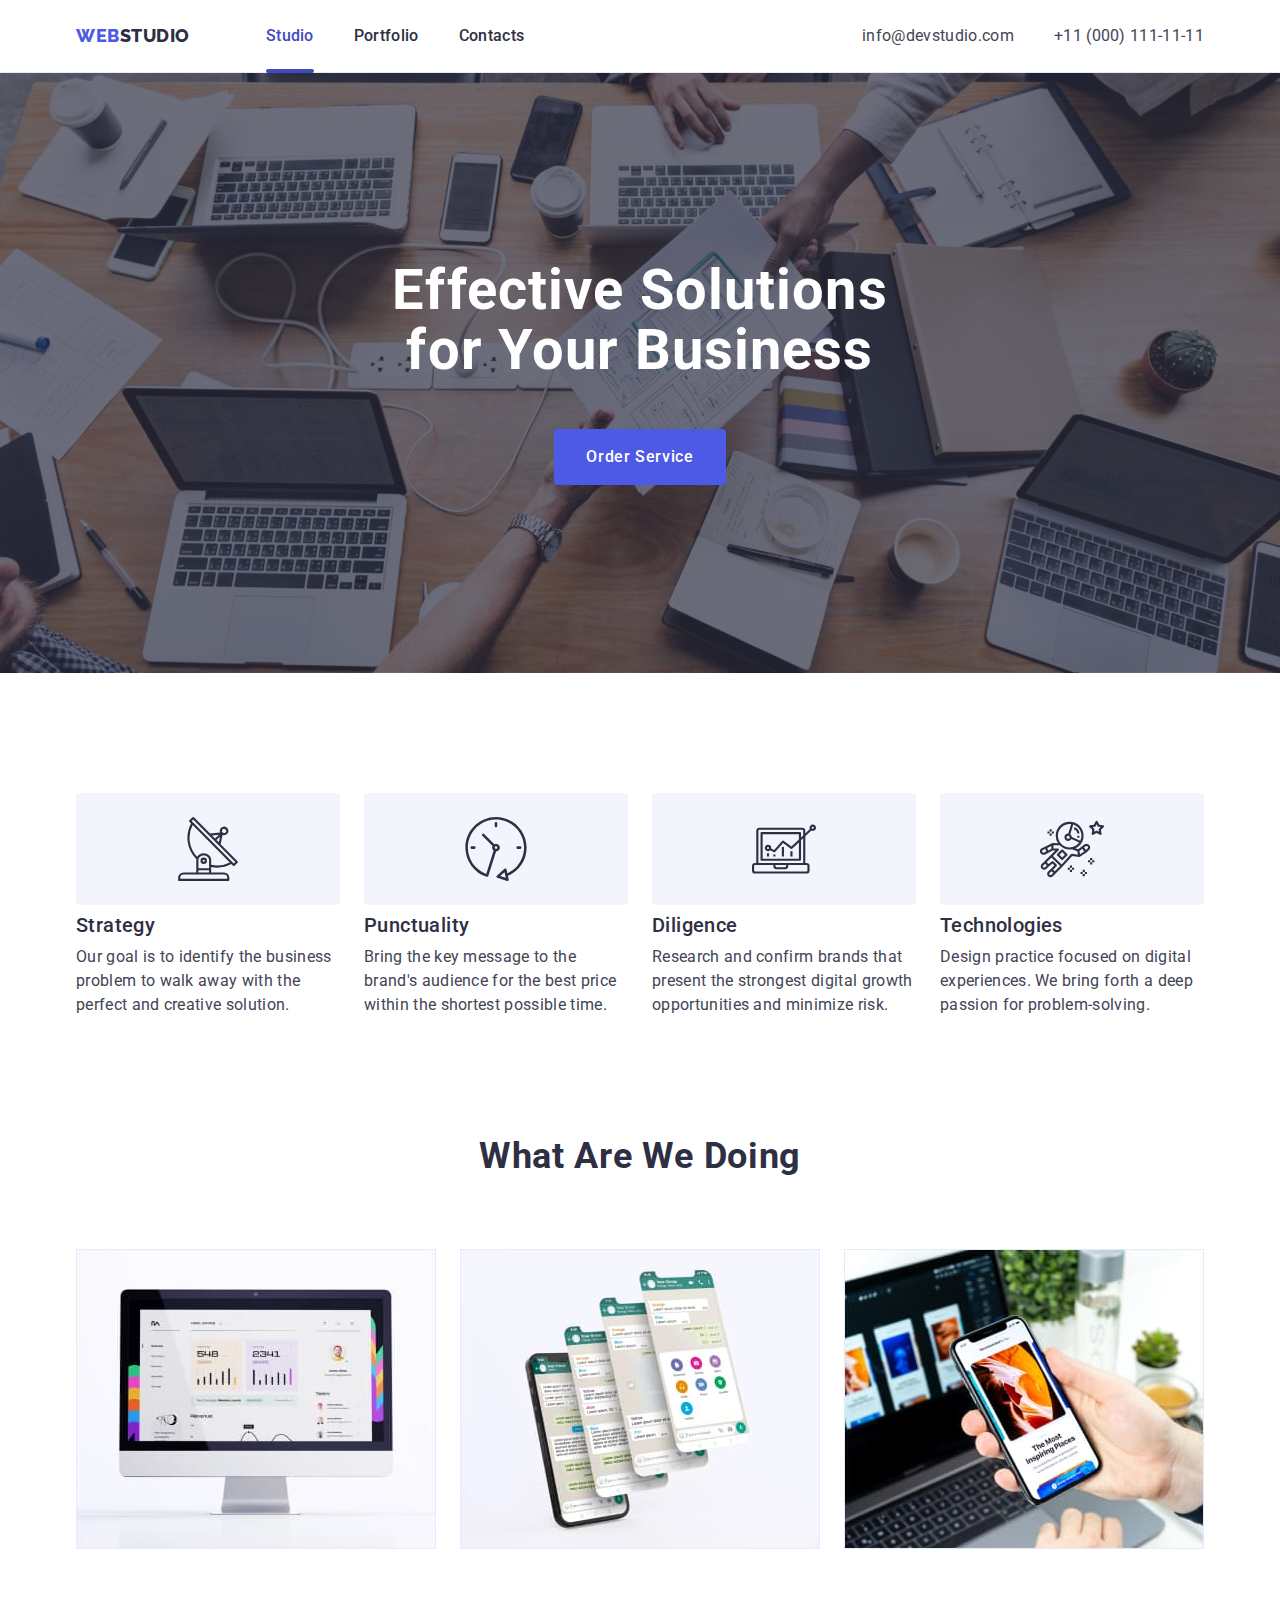
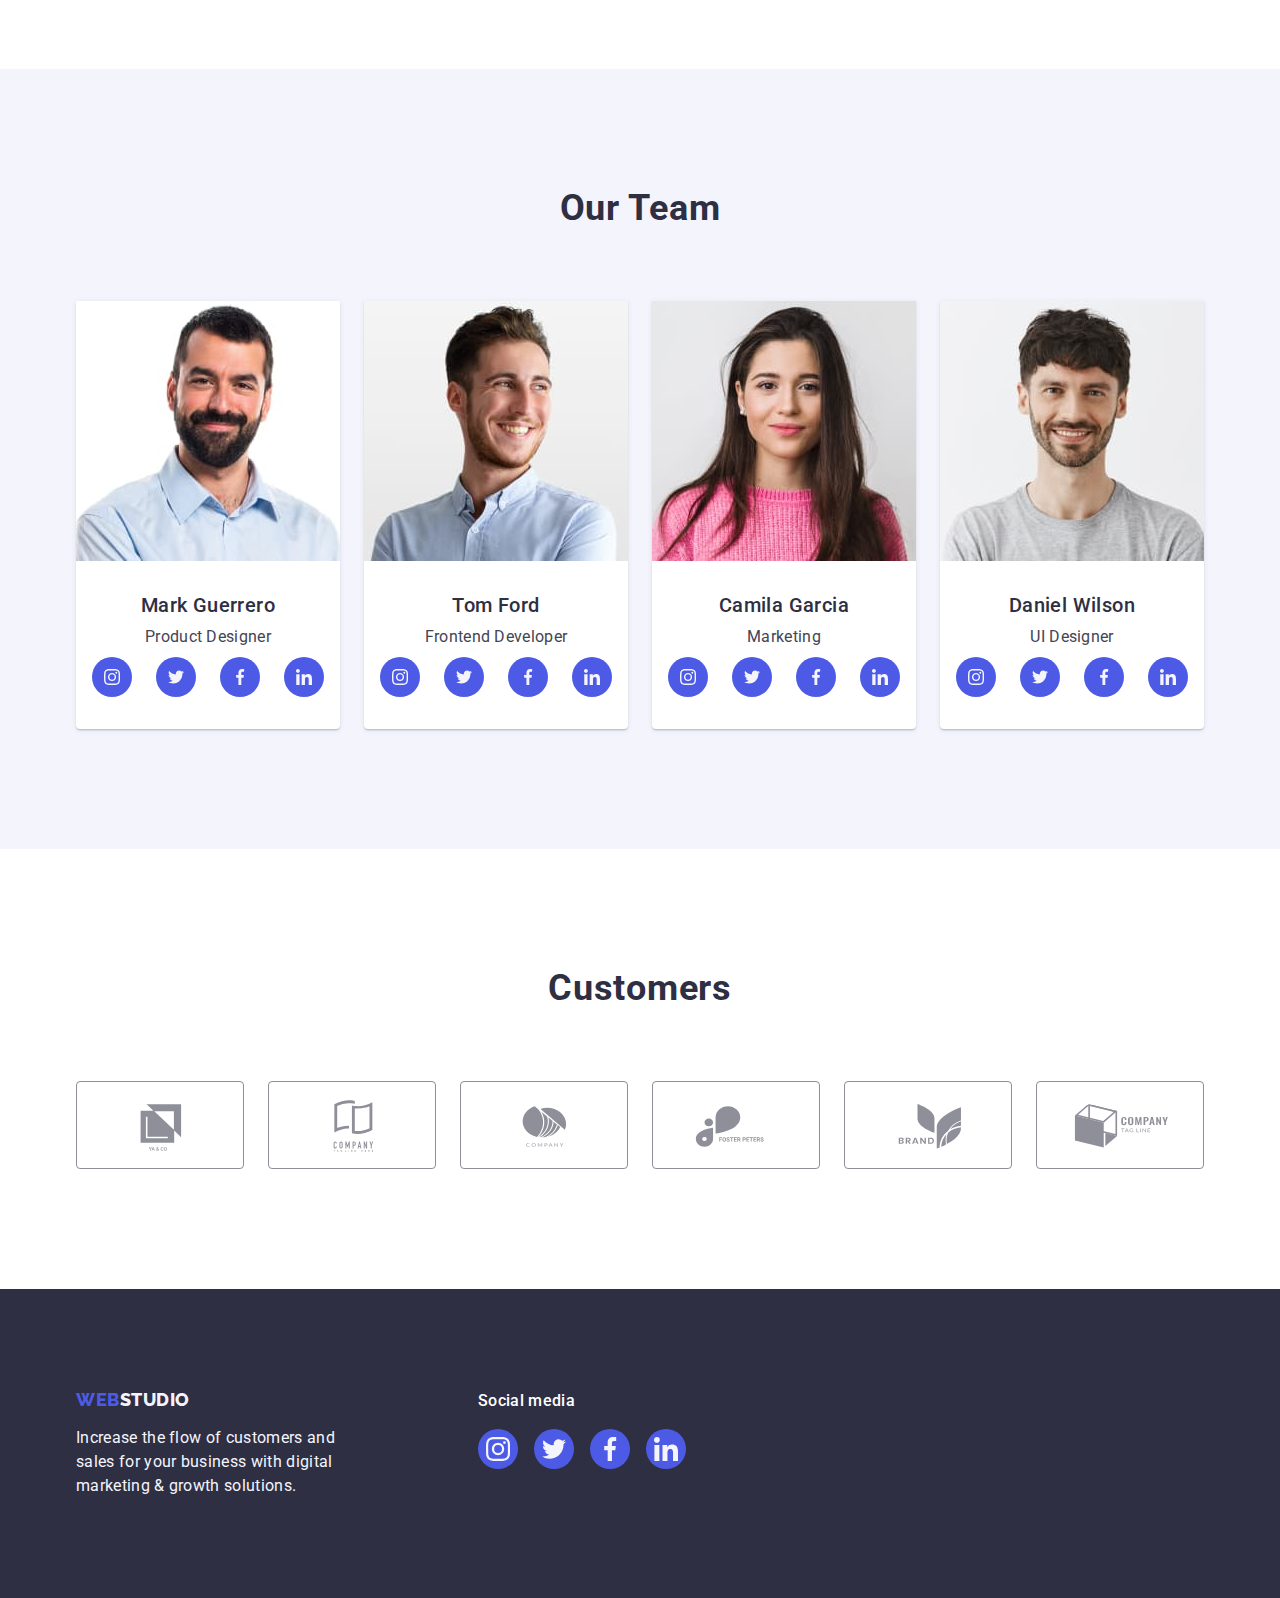
<file: index.html>
<!DOCTYPE html>
<html lang="en">
  <head>
    <meta charset="UTF-8" />
    <meta name="viewport" content="width=device-width, initial-scale=1.0" />
    <link rel="preconnect" href="https://fonts.googleapis.com" />
    <link rel="preconnect" href="https://fonts.gstatic.com" crossorigin />
    <link
      href="https://fonts.googleapis.com/css2?family=Raleway:wght@800&family=Roboto:wght@400;500;700;900&display=swap"
      rel="stylesheet"
    />
    <link rel="stylesheet" href="./css/modern-normalize.min.css" />
    <link rel="stylesheet" href="./css/styles.css" />
    <title>WebStudio</title>
  </head>

  <body>
    <header class="header">
      <div class="container header-container">
        <nav class="nav-container">
          <a href="./index.html" class="logo link">
            Web<span class="logo-text">Studio</span>
          </a>

          <ul class="nav-list list">
            <li class="nav-item">
              <a href="./index.html" class="nav-item-active link">
                Studio
              </a>
            </li>

            <li class="nav-item">
              <a href="./portfolio.html" class="link">
                Portfolio
              </a>
            </li>
            
            <li class="nav-item">
              <a href="" class="link">
                Contacts
              </a>
            </li>
          </ul>
        </nav>

        <address class="address-container">
          <ul class="address-list list">
            <li class="address-item">
              <a href="mailto:info@devstudio.com" class="address-item-link">
                info@devstudio.com
              </a>
            </li>

            <li class="address-item">
              <a href="tel:+110001111111" class="address-item-link">
                +11 (000) 111-11-11
              </a>
            </li>
          </ul>
        </address>
      </div>
    </header>

    <main>
      <!-- Hero section -->
      <section class="section-title">
        <div class="container">
          <h1 class="title">Effective Solutions for Your Business</h1>

          <button type="button" class="order-button" data-modal-open>Order Service</button>
        </div>
      </section>

      <section class="section-features">
        <div class="container">
          <h2 class="visually-hidden features-title title-section">Feature</h2>

          <ul class="features-list list">
            <li class="features-item feature">
              <div class="icon-wrapper">
                <svg class="feature-icon" width="64" height="64">
                  <use href="./images/icons.svg#icon-antenna"></use>
                </svg>
              </div>

              <h3 class="feature-title">Strategy</h3>
              <p class="feature-text">
                Our goal is to identify the business problem to walk away with
                the perfect and creative solution.
              </p>
            </li>
            <li class="features-item feature">
              <div class="icon-wrapper">
                <svg class="feature-icon" width="64" height="64">
                  <use href="./images/icons.svg#icon-clock"></use>
                </svg>
              </div>

              <h3 class="feature-title">Punctuality</h3>
              <p class="feature-text">
                Bring the key message to the brand's audience for the best price
                within the shortest possible time.
              </p>
            </li>
            <li class="features-item feature">
              <div class="icon-wrapper">
                <svg class="feature-icon" width="64" height="64">
                  <use href="./images/icons.svg#icon-diagram"></use>
                </svg>
              </div>

              <h3 class="feature-title">Diligence</h3>
              <p class="feature-text">
                Research and confirm brands that present the strongest digital
                growth opportunities and minimize risk.
              </p>
            </li>
            <li class="features-item feature">
              <div class="icon-wrapper">
                <svg class="feature-icon" width="64" height="64">
                  <use href="./images/icons.svg#icon-astronaut"></use>
                </svg>
              </div>

              <h3 class="feature-title">Technologies</h3>
              <p class="feature-text">
                Design practice focused on digital experiences. We bring forth a
                deep passion for problem-solving.
              </p>
            </li>
          </ul>
        </div>
      </section>

      <section class="section-services">
        <div class="container">
          <h2 class="services-title title-section">What are we doing</h2>

          <ul class="services-list list">
            <li class="services-img">
              <img
                class="image"
                src="./images/ourWorks/laptop.jpg"
                alt="Monitor with an account"
                width="360"
                height="300"
              />
            </li>
            <li class="services-img">
              <img
                class="image"
                src="./images/ourWorks/phone.jpg"
                alt="Mobile phone with multiple screens"
                width="360"
                height="300"
              />
            </li>
            <li class="services-img">
              <img
                class="image"
                src="./images/ourWorks/laptop-phone.jpg"
                alt="Mobile phone on the background of the laptop"
                width="360"
                height="300"
              />
            </li>
          </ul>
        </div>
      </section>

      <section class="section-team">
        <div class="container">
          <h2 class="team-title title-section">Our Team</h2>

          <ul class="team-list list">
            <li class="team-item member">
              <img
                class="image"
                src="./images/ourTeams/markguerrero.jpg"
                alt="Photo of a person"
                width="264"
                height="260"
              />
              <div class="member-info">
                <h3 class="member-name">Mark Guerrero</h3>
                <p class="member-position">Product Designer</p>
                
                <ul class="social-icons-list list">
                  <li class="social-icons-item">
                    <a class="social-icon-link icon-wrapper icon-link link" href="#">
                      <svg class="social-icon" width="16" height="16">
                        <use href="./images/icons.svg#icon-instagram"></use>
                      </svg>
                    </a>
                  </li>
                  <li class="social-icons-item">
                    <a class="social-icon-link icon-wrapper icon-link link" href="#">
                      <svg class="social-icon" width="16" height="16">
                        <use href="./images/icons.svg#icon-twitter"></use>
                      </svg>
                    </a>
                  </li>
                  <li class="social-icons-item">
                    <a class="social-icon-link icon-wrapper icon-link link" href="#">
                      <svg class="social-icon" width="16" height="16">
                        <use href="./images/icons.svg#icon-facebook"></use>
                      </svg>
                    </a>
                  </li>
                  <li class="social-icons-item">
                    <a class="social-icon-link icon-wrapper icon-link link" href="#">
                      <svg class="social-icon" width="16" height="16">
                        <use href="./images/icons.svg#icon-linkedin"></use>
                      </svg>
                    </a>
                  </li>
                </ul>
              </div>
            </li>
            
            <li class="team-item member">
              <img
                class="image"
                src="./images/ourTeams/tomford.jpg"
                alt="Photo of a person"
                width="264"
                height="260"
              />
              <div class="member-info">
                <h3 class="member-name">Tom Ford</h3>
                <p class="member-position">Frontend Developer</p>
                
                <ul class="social-icons-list list">
                  <li class="social-icons-item">
                    <a class="social-icon-link icon-wrapper icon-link link" href="#">
                      <svg class="social-icon" width="16" height="16">
                        <use href="./images/icons.svg#icon-instagram"></use>
                      </svg>
                    </a>
                  </li>
                  <li class="social-icons-item">
                    <a class="social-icon-link icon-wrapper icon-link link" href="#">
                      <svg class="social-icon" width="16" height="16">
                        <use href="./images/icons.svg#icon-twitter"></use>
                      </svg>
                    </a>
                  </li>
                  <li class="social-icons-item">
                    <a class="social-icon-link icon-wrapper icon-link link" href="#">
                      <svg class="social-icon" width="16" height="16">
                        <use href="./images/icons.svg#icon-facebook"></use>
                      </svg>
                    </a>
                  </li>
                  <li class="social-icons-item">
                    <a class="social-icon-link icon-wrapper icon-link link" href="#">
                      <svg class="social-icon" width="16" height="16">
                        <use href="./images/icons.svg#icon-linkedin"></use>
                      </svg>
                    </a>
                  </li>
                </ul>
              </div>
            </li>
            
            <li class="team-item member">
              <img
                class="image"
                src="./images/ourTeams/camilagarcia.jpg"
                alt="Photo of a person"
                width="264"
                height="260"
              />
              <div class="member-info">
                <h3 class="member-name">Camila Garcia</h3>
                <p class="member-position">Marketing</p>
                
                <ul class="social-icons-list list">
                  <li class="social-icons-item">
                    <a class="social-icon-link icon-wrapper icon-link link" href="#">
                      <svg class="social-icon" width="16" height="16">
                        <use href="./images/icons.svg#icon-instagram"></use>
                      </svg>
                    </a>
                  </li>
                  <li class="social-icons-item">
                    <a class="social-icon-link icon-wrapper icon-link link" href="#">
                      <svg class="social-icon" width="16" height="16">
                        <use href="./images/icons.svg#icon-twitter"></use>
                      </svg>
                    </a>
                  </li>
                  <li class="social-icons-item">
                    <a class="social-icon-link icon-wrapper icon-link link" href="#">
                      <svg class="social-icon" width="16" height="16">
                        <use href="./images/icons.svg#icon-facebook"></use>
                      </svg>
                    </a>
                  </li>
                  <li class="social-icons-item">
                    <a class="social-icon-link icon-wrapper icon-link link" href="#">
                      <svg class="social-icon" width="16" height="16">
                        <use href="./images/icons.svg#icon-linkedin"></use>
                      </svg>
                    </a>
                  </li>
                </ul>
              </div>
            </li>

            <li class="team-item member">
              <img
                class="image"
                src="./images/ourTeams/danielwilson.jpg"
                alt="Photo of a person"
                width="264"
                height="260"
              />
              <div class="member-info">
                <h3 class="member-name">Daniel Wilson</h3>
                <p class="member-position">UI Designer</p>
                
                <ul class="social-icons-list list">
                  <li class="social-icons-item">
                    <a class="social-icon-link icon-wrapper icon-link link" href="#">
                      <svg class="social-icon" width="16" height="16">
                        <use href="./images/icons.svg#icon-instagram"></use>
                      </svg>
                    </a>
                  </li>
                  <li class="social-icons-item">
                    <a class="social-icon-link icon-wrapper icon-link link" href="#">
                      <svg class="social-icon" width="16" height="16">
                        <use href="./images/icons.svg#icon-twitter"></use>
                      </svg>
                    </a>
                  </li>
                  <li class="social-icons-item">
                    <a class="social-icon-link icon-wrapper icon-link link" href="#">
                      <svg class="social-icon" width="16" height="16">
                        <use href="./images/icons.svg#icon-facebook"></use>
                      </svg>
                    </a>
                  </li>
                  <li class="social-icons-item">
                    <a class="social-icon-link icon-wrapper icon-link link" href="#">
                      <svg class="social-icon" width="16" height="16">
                        <use href="./images/icons.svg#icon-linkedin"></use>
                      </svg>
                    </a>
                  </li>
                </ul>
              </div>
            </li>
          </ul>
        </div>
      </section>

      <section class="section-customers">
        <div class="container">
          <h2 class="customers-title title-section">Customers</h2>

          <ul class="customers-icons-list list">
            <li class="customers-icons-item customer">
              <a class="customer-icon-link icon-wrapper" href="">
                <svg class="customer-icon" width="104" height="56">
                  <use href="./images/icons.svg#icon-client-1"></use>
                </svg>
              </a>
            </li>
            <li class="customers-icons-item customer">
              <a class="customer-icon-link icon-wrapper" href="">
                <svg class="customer-icon" width="104" height="56">
                  <use href="./images/icons.svg#icon-client-2"></use>
                </svg>
              </a>
            </li>
            <li class="customers-icons-item customer">
              <a class="customer-icon-link icon-wrapper" href="">
                <svg class="customer-icon" width="104" height="56">
                  <use href="./images/icons.svg#icon-client-3"></use>
                </svg>
              </a>
            </li>
            <li class="customers-icons-item customer">
              <a class="customer-icon-link icon-wrapper" href="">
                <svg class="customer-icon" width="104" height="56">
                  <use href="./images/icons.svg#icon-client-4"></use>
                </svg>
              </a>
            </li>
            <li class="customers-icons-item customer">
              <a class="customer-icon-link icon-wrapper" href="">
                <svg class="customer-icon" width="104" height="56">
                  <use href="./images/icons.svg#icon-client-5"></use>
                </svg>
              </a>
            </li>
            <li class="customers-icons-item customer">
              <a class="customer-icon-link icon-wrapper" href="">
                <svg class="customer-icon" width="104" height="56">
                  <use href="./images/icons.svg#icon-client-6"></use>
                </svg>
              </a>
            </li>
          </ul>
        </div>
      </section>
    </main>

    <footer class="footer">
      <div class="footer-wrapper container">
        <div class="footer-info">
          <a href="./index.html" class="logo link">
            Web<span class="logo-text">Studio</span>
          </a>

          <p class="footer-text">
            Increase the flow of customers and sales for your business with
            digital marketing & growth solutions.
          </p>
        </div>

        <div class="footer-social-links">
          <p class="footer-social-links-title">
            Social media
          </p>

          <ul class="footer-social-links-list list">
            <li class="footer-icons-item">
              <a href="" class="footer-icon-link icon-wrapper icon-link link">
                <svg class="social-icon" width="24" height="24">
                  <use href="./images/icons.svg#icon-instagram"></use>
                </svg>
              </a>
            </li>

            <li class="footer-icons-item">
              <a href="" class="footer-icon-link icon-wrapper icon-link link">
                <svg class="social-icon" width="24" height="24">
                  <use href="./images/icons.svg#icon-twitter"></use>
                </svg>
              </a>
            </li>
            
            <li class="footer-icons-item">
              <a href="" class="footer-icon-link icon-wrapper icon-link link">
                <svg class="social-icon" width="24" height="24">
                  <use href="./images/icons.svg#icon-facebook"></use>
                </svg>
              </a>
            </li>
            
            <li class="footer-icons-item">
              <a href="" class="footer-icon-link icon-wrapper icon-link link">
                <svg class="social-icon" width="24" height="24">
                  <use href="./images/icons.svg#icon-linkedin"></use>
                </svg>
              </a>
            </li>
          </ul>
        </div>
      </div>
    </footer>

    <!-- Modal window -->

    <div class="backdrop is-hidden" data-modal>
      <div class="modal">
        <button class="modal-btn" type="button" aria-label="Close modal window button" data-modal-close>
          <svg class="modal-icon" width="8" height="8">
            <use href="./images/icons.svg#icon-close"></use>
          </svg>
        </button>
      </div>
    </div>
    <script src="./js/modal.js"></script>
  </body>
</html>
</file>
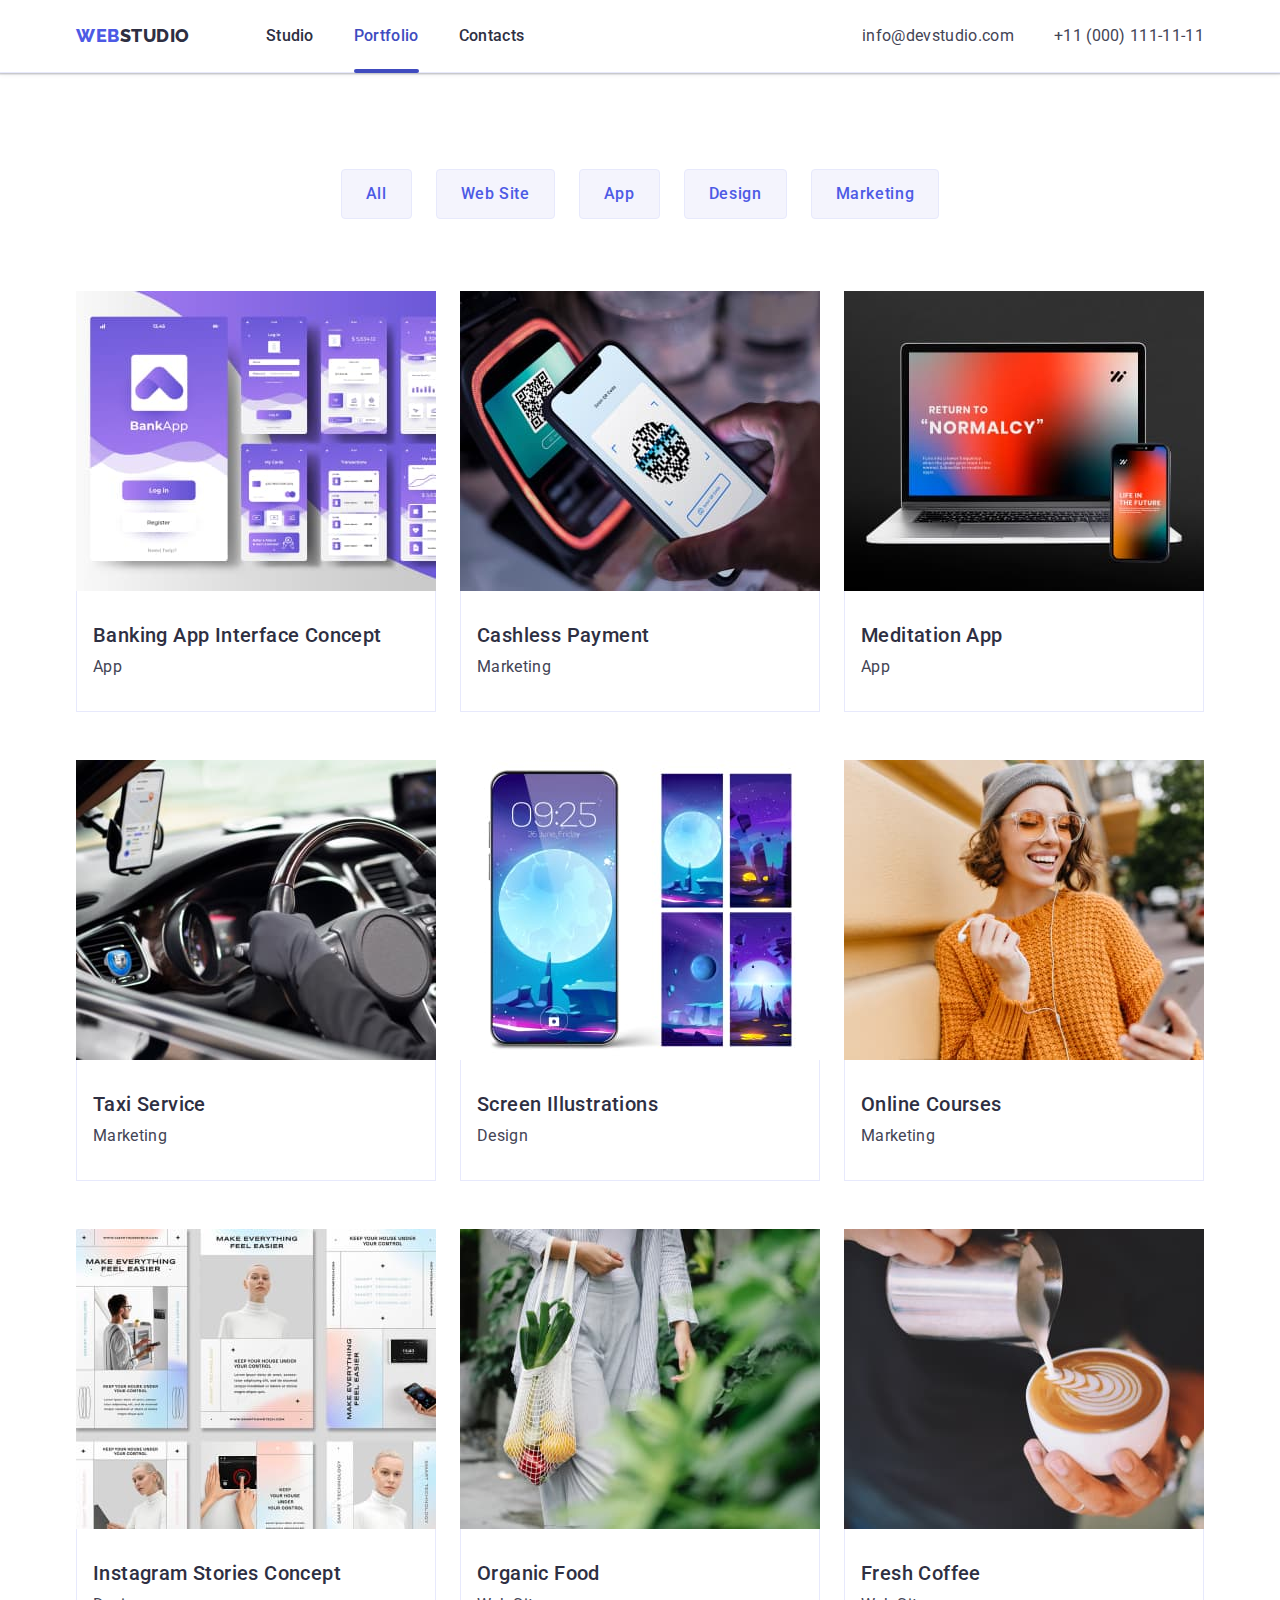
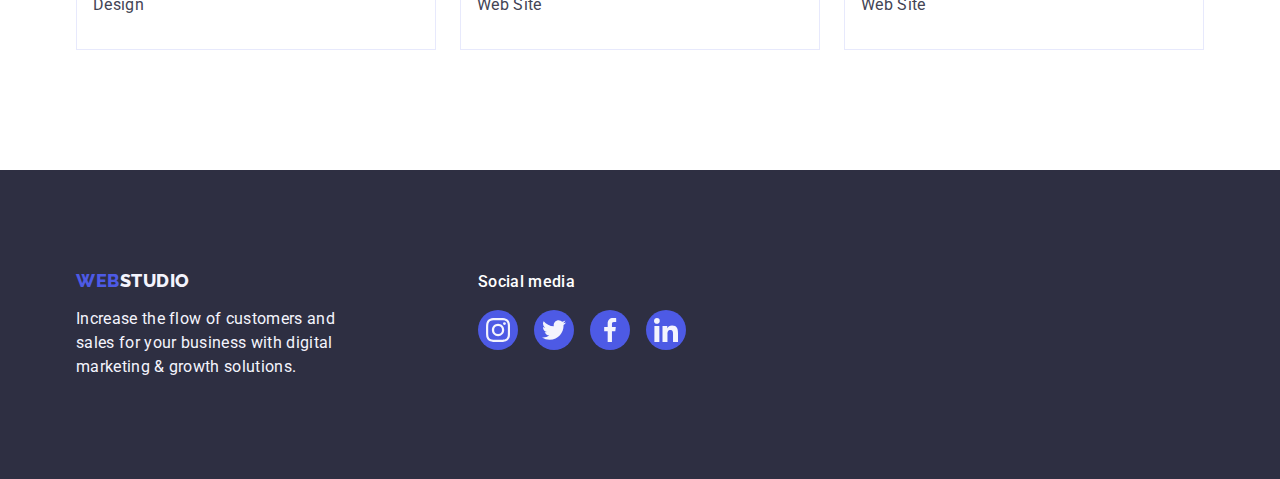
<file: portfolio.html>
<!DOCTYPE html>
<html lang="en">
  <head>
    <meta charset="UTF-8" />
    <meta name="viewport" content="width=device-width, initial-scale=1.0" />
    <link rel="preconnect" href="https://fonts.googleapis.com" />
    <link rel="preconnect" href="https://fonts.gstatic.com" crossorigin />
    <link
      href="https://fonts.googleapis.com/css2?family=Raleway:wght@800&family=Roboto:wght@400;500;700;900&display=swap"
      rel="stylesheet"
    />
    <link rel="stylesheet" href="./css/modern-normalize.min.css" />
    <link rel="stylesheet" href="./css/styles.css" />
    <title>Portfolio</title>
  </head>
  <body>
    <header class="header">
      <div class="container header-container">
        <nav class="nav-container">
          <a href="./index.html" class="logo link">
            Web<span class="logo-text">Studio</span>
          </a>

          <ul class="nav-list list">
            <li class="nav-item">
              <a href="./index.html" class="link">
                Studio
              </a>
            </li>

            <li class="nav-item">
              <a href="./portfolio.html" class="nav-item-active link">
                Portfolio
              </a>
            </li>
            
            <li class="nav-item">
              <a href="" class="link">
                Contacts
              </a>
            </li>
          </ul>
        </nav>

        <address class="address-container">
          <ul class="address-list list">
            <li class="address-item">
              <a href="mailto:info@devstudio.com" class="address-item-link">
                info@devstudio.com
              </a>
            </li>

            <li class="address-item">
              <a href="tel:+110001111111" class="address-item-link">
                +11 (000) 111-11-11
              </a>
            </li>
          </ul>
        </address>
      </div>
    </header>

    <main>
      <section class="section-projects">
        <div class="container">
          <h1 class="visually-hidden title-section">Projects</h1>

          <ul class="projects-filters list">
            <li class="filters-item">
              <button type="button" class="filter-button">All</button>
            </li>
            <li class="filters-item">
              <button type="button" class="filter-button">Web Site</button>
            </li>
            <li class="filters-item">
              <button type="button" class="filter-button">App</button>
            </li>
            <li class="filters-item">
              <button type="button" class="filter-button">Design</button>
            </li>
            <li class="filters-item">
              <button type="button" class="filter-button">Marketing</button>
            </li>
          </ul>

          <ul class="projects-list list">
            <li class="projects-item project">
              <a href="" class="project-link link">
                <div class="project-item-box">
                  <img
                    class="image"
                    src="./images/portfolio/banking.jpg"
                    alt="Banking App Interface Concept"
                    width="360"
                    height="300"
                  />

                  <p class="overlay overlay-text">
                    14 Stylish and User-Friendly App Design Concepts · Task
                    Manager App · Calorie Tracker App · Exotic Fruit Ecommerce
                    App · Cloud Storage App
                  </p>
                </div>

                <div class="project-info">
                  <h2 class="project-title">Banking App Interface Concept</h2>
                  <p class="project-type">App</p>
                </div>
              </a>
            </li>
            <li class="projects-item project">
              <a href="" class="project-link link">
                <div class="project-item-box">
                  <img
                    class="image"
                    src="./images/portfolio/payment.jpg"
                    alt="Cashless Payment"
                    width="360"
                    height="300"
                  />

                  <p class="overlay overlay-text">
                    14 Stylish and User-Friendly App Design Concepts · Task
                    Manager App · Calorie Tracker App · Exotic Fruit Ecommerce
                    App · Cloud Storage App
                  </p>
                </div>

                <div class="project-info">
                  <h2 class="project-title">Cashless Payment</h2>
                  <p class="project-type">Marketing</p>
                </div>
              </a>
            </li>
            <li class="projects-item project">
              <a href="" class="project-link link">
                <div class="project-item-box">
                  <img
                    class="image"
                    src="./images/portfolio/meditation.jpg"
                    alt="Meditation App"
                    width="360"
                    height="300"
                  />

                  <p class="overlay overlay-text">
                    14 Stylish and User-Friendly App Design Concepts · Task
                    Manager App · Calorie Tracker App · Exotic Fruit Ecommerce
                    App · Cloud Storage App
                  </p>
                </div>

                <div class="project-info">
                  <h2 class="project-title">Meditation App</h2>
                  <p class="project-type">App</p>
                </div>
              </a>
            </li>
            <li class="projects-item project">
              <a href="" class="project-link link">
                <div class="project-item-box">
                  <img
                    class="image"
                    src="./images/portfolio/taxi.jpg"
                    alt="Taxi Service"
                    width="360"
                    height="300"
                  />

                  <p class="overlay overlay-text">
                    14 Stylish and User-Friendly App Design Concepts · Task
                    Manager App · Calorie Tracker App · Exotic Fruit Ecommerce
                    App · Cloud Storage App
                  </p>
                </div>

                <div class="project-info">
                  <h2 class="project-title">Taxi Service</h2>
                  <p class="project-type">Marketing</p>
                </div>
              </a>
            </li>
            <li class="projects-item project">
              <a href="" class="project-link link">
                <div class="project-item-box">
                  <img
                    class="image"
                    src="./images/portfolio/screen.jpg"
                    alt="Screen Illustrations"
                    width="360"
                    height="300"
                  />

                  <p class="overlay overlay-text">
                    14 Stylish and User-Friendly App Design Concepts · Task
                    Manager App · Calorie Tracker App · Exotic Fruit Ecommerce
                    App · Cloud Storage App
                  </p>
                </div>

                <div class="project-info">
                  <h2 class="project-title">Screen Illustrations</h2>
                  <p class="project-type">Design</p>
                </div>
              </a>
            </li>
            <li class="projects-item project">
              <a href="" class="project-link link">
                <div class="project-item-box">
                  <img
                    class="image"
                    src="./images/portfolio/online-courses.jpg"
                    alt="Online Courses"
                    width="360"
                    height="300"
                  />

                  <p class="overlay overlay-text">
                    14 Stylish and User-Friendly App Design Concepts · Task
                    Manager App · Calorie Tracker App · Exotic Fruit Ecommerce
                    App · Cloud Storage App
                  </p>
                </div>

                <div class="project-info">
                  <h2 class="project-title">Online Courses</h2>
                  <p class="project-type">Marketing</p>
                </div>
              </a>
            </li>
            <li class="projects-item project">
              <a href="" class="project-link link">
                <div class="project-item-box">
                  <img
                    class="image"
                    src="./images/portfolio/insta-stori.jpg"
                    alt="Instagram Stories Concept"
                    width="360"
                    height="300"
                  />

                  <p class="overlay overlay-text">
                    14 Stylish and User-Friendly App Design Concepts · Task
                    Manager App · Calorie Tracker App · Exotic Fruit Ecommerce
                    App · Cloud Storage App
                  </p>
                </div>

                <div class="project-info">
                  <h2 class="project-title">Instagram Stories Concept</h2>
                  <p class="project-type">Design</p>
                </div>
              </a>
            </li>
            <li class="projects-item project">
              <a href="" class="project-link link">
                <div class="project-item-box">
                  <img
                    class="image"
                    src="./images/portfolio/food.jpg"
                    alt="Organic Food"
                    width="360"
                    height="300"
                  />

                  <p class="overlay overlay-text">
                    14 Stylish and User-Friendly App Design Concepts · Task
                    Manager App · Calorie Tracker App · Exotic Fruit Ecommerce
                    App · Cloud Storage App
                  </p>
                </div>

                <div class="project-info">
                  <h2 class="project-title">Organic Food</h2>
                  <p class="project-type">Web Site</p>
                </div>
              </a>
            </li>
            <li class="projects-item project">
              <a href="" class="project-link link">
                <div class="project-item-box">
                  <img
                    class="image"
                    src="./images/portfolio/coffee.jpg"
                    alt="Fresh Coffee"
                    width="360"
                    height="300"
                  />

                  <p class="overlay overlay-text">
                    14 Stylish and User-Friendly App Design Concepts · Task
                    Manager App · Calorie Tracker App · Exotic Fruit Ecommerce
                    App · Cloud Storage App
                  </p>
                </div>

                <div class="project-info">
                  <h2 class="project-title">Fresh Coffee</h2>
                  <p class="project-type">Web Site</p>
                </div>
              </a>
            </li>
          </ul>
        </div>
      </section>
    </main>

    <footer class="footer">
      <div class="footer-wrapper container">
        <div class="footer-info">
          <a href="./index.html" class="logo link">
            Web<span class="logo-text">Studio</span>
          </a>

          <p class="footer-text">
            Increase the flow of customers and sales for your business with
            digital marketing & growth solutions.
          </p>
        </div>

        <div class="footer-social-links">
          <p class="footer-social-links-title">
            Social media
          </p>

          <ul class="footer-social-links-list list">
            <li class="footer-icons-item">
              <a href="" class="footer-icon-link icon-wrapper icon-link link">
                <svg class="social-icon" width="24" height="24">
                  <use href="./images/icons.svg#icon-instagram"></use>
                </svg>
              </a>
            </li>

            <li class="footer-icons-item">
              <a href="" class="footer-icon-link icon-wrapper icon-link link">
                <svg class="social-icon" width="24" height="24">
                  <use href="./images/icons.svg#icon-twitter"></use>
                </svg>
              </a>
            </li>
            
            <li class="footer-icons-item">
              <a href="" class="footer-icon-link icon-wrapper icon-link link">
                <svg class="social-icon" width="24" height="24">
                  <use href="./images/icons.svg#icon-facebook"></use>
                </svg>
              </a>
            </li>
            
            <li class="footer-icons-item">
              <a href="" class="footer-icon-link icon-wrapper icon-link link">
                <svg class="social-icon" width="24" height="24">
                  <use href="./images/icons.svg#icon-linkedin"></use>
                </svg>
              </a>
            </li>
          </ul>
        </div>
      </div>
    </footer>
  </body>
</html>
</file>
<file: css/styles.css>
:root {
    --iris: #4D5AE5;
    --ocean: #404BBF;
    --navyblue: #2E2F42;
    --green: #31D0AA;
    --slate: #434455;
    --light-slate: #8E8F99;
    --cornflower: #E7E9FC;
    --cloud: #F4F4FD;
    --navyblue-modal: rgba(46, 47, 66, 0.4);
    --grey: #2E2F42;
    --white: #FFFFFF;
    --dairy: #FCFCFC;
}

body {
    font-family: Roboto, sans-serif;
    color: var(--slate, #434455);
    background: var(--white, #FFF);
}

.link {
    text-decoration: none;
    color: var(--navyblue, #2E2F42);
}

.list {
    list-style: none;
    margin: 0;
    padding: 0;
}

.image {
    display: block;
    min-width: 100%;
    height: auto;
}

p, h1, h2, h3, h4, h5, h6 {
    margin: 0;
    padding: 0;
}

.visually-hidden {
    position: absolute;
    width: 1px;
    height: 1px;
    margin: -1px;
    border: 0;
    padding: 0;

    white-space: nowrap;
    clip-path: inset(100%);
    clip: rect(0 0 0 0);
    overflow: hidden;
}

header,
.section-features,
.section-services,
.section-team .team-item {
    background: var(--white, #FFF);
}

.header {
    border-bottom: 1px solid var(--cornflower, #E7E9FC);
    box-shadow: 0px 1px 6px 0px rgba(46, 47, 66, 0.08), 0px 1px 1px 0px rgba(46, 47, 66, 0.16), 0px 2px 1px 0px rgba(46, 47, 66, 0.08);
}

.container {
    width: 1158px;
    margin-left: auto;
    margin-right: auto;
    padding-left: 15px;
    padding-right: 15px;
}

.header-container {
    display: flex;
    align-items: center;
    justify-content: space-between;
}

.nav-container {
    display: flex;
    align-items: center;
}

.address-container {
    font-style: normal;
}

.nav-list,
.address-list {
    display: flex;
    gap: 40px;
}

.address-item {
    padding: 24px 0;
}

.address-list {
    display: flex;
    gap: 40px;
}

.section-title,
footer {
    background: var(--navyblue, #2E2F42);
}

.logo {
    font-family: Raleway, sans-serif;
    font-size: 1.125rem;
    font-weight: 800;
    line-height: 1.17;
    letter-spacing: 0.03375rem;
    text-transform: uppercase;
    color: var(--iris, #4D5AE5);
    margin-right: 76px;
}

header .logo-text {
    color: var(--navyblue, #2E2F42);
}

footer .logo-text {
    color: var(--cloud, #F4F4FD);
}

.nav-item a,
.address-item a {
    display: block;

    font-size: 16px;
    line-height: 1.5rem;
    letter-spacing: 0.02rem;
}

.nav-item a {
    font-weight: 500;
    color: var(--navyblue);
    padding-top: 24px;
    padding-bottom: 24px;
}

.address-item-link {
    transition: color 250ms cubic-bezier(0.4, 0, 0.2, 1);
}

.address-item a {
    font-weight: 400;
    color: var(--slate);
    text-decoration: none;
}

.nav-item a:hover, 
.nav-item a:focus,
.address-item a:hover,
.address-item a:focus {
    color: var(--ocean, #404BBF);
}

.nav-item .nav-item-active {
    position: relative;
    color: var(--ocean, #404BBF);
    transition: color 250ms cubic-bezier(0.4, 0, 0.2, 1);
}

.nav-item .nav-item-active::after,
.nav-item .nav-item-active::after {
    content: '';
    width: 100%;
    height: 4px;

    position: absolute;
    left: 0;
    bottom: -1px;

    background: var(--ocean);
    border-radius: 2px;
}

/* Hero section */
.title {
    max-width: 496px;
}

.section-title {
    max-width: 1440px;
    margin: 0 auto;
    padding: 188px 0;
    background-image: linear-gradient(rgba(46, 47, 66, 0.70), rgba(46, 47, 66, 0.70)), url(../images/title/bg-img.jpg);
    background-position: center;
    background-repeat: no-repeat;
    background-size: cover;
}

.section-title .title {
    font-size: 56px;
    font-weight: 700;
    line-height: 1.07;
    letter-spacing: 0.07rem;
    text-align: center;
    color: var(--white, #FFF);
    margin: 0 auto 48px auto;
}

.section-title .order-button {
    display: block;
    min-width: 169px;

    border-radius: 4px;
    border: none;
    padding: 16px 32px;
    margin: 0 auto;

    font-family: inherit;
    font-size: 16px;
    font-weight: 500;
    line-height: 1.5rem;
    letter-spacing: 0.04rem;
    cursor: pointer;
    color: var(--white, #FFF);

    background: var(--iris, #4D5AE5);

    transition: background-color 250ms cubic-bezier(0.4, 0, 0.2, 1);
}

.section-title .order-button:hover,
.section-title .order-button:focus {
    background: var(--ocean, #404BBF);
}

.title-section {
    font-size: 36px;
    font-weight: 700;
    line-height: 1.11;
    letter-spacing: 0.02em;
    text-align: center;
    text-transform: capitalize;
    color: var(--navyblue, #2E2F42);
}

.section-features {
    padding: 120px 0;
}

.features-list {
    display: flex;
    gap: 24px;

}

.features-item {
    flex-basis: calc((100% - 72px) / 4);
}

.feature-title {
    margin-bottom: 8px;
}

.icon-wrapper {
    display: flex;
    align-items: center;
    justify-content: center;
    border-radius: 4px;
}

.feature .icon-wrapper {
    padding: 24px;
    margin-bottom: 8px;
    background-color: var(--cloud);
}

.feature-icon {
    fill: var(--navyblue);
}

.feature-title,
.member-name {
    font-size: 20px;
    font-weight: 500;
    line-height: 1.5rem;
    letter-spacing: 0.025rem;
    color: var(--navyblue, #2E2F42);
}

.feature-text,
.member-position {
    font-size: 16px;
    line-height: 1.5rem;
    letter-spacing: 0.02rem;
    color: var(--slate, #434455);
}

.section-services {
    padding-bottom: 120px;
}

.services-title {
    margin-bottom: 72px;
}

.services-list {
    display: flex;
    gap: 24px;
}

.section-team {
    background: var(--cloud, #F4F4FD);
    padding: 120px 0;
}


.team-title {
    margin-bottom: 72px;
}

.team-list {
    display: flex;
    gap: 24px;

}

.team-item {
    border-radius: 0px 0px 4px 4px;
    box-shadow: 0px 2px 1px 0px rgba(46, 47, 66, 0.08),
        0px 1px 1px 0px rgba(46, 47, 66, 0.16),
        0px 1px 6px 0px rgba(46, 47, 66, 0.08);
}

.member-info {
    padding: 32px 16px;
}

.member-name {
    text-align: center;
    margin-bottom: 8px;
}

.member-position {
    text-align: center;
    margin-bottom: 8px;
}

.social-icons-list {
    display: flex;
    gap: 24px;
    justify-content: center;
}

.social-icon-link {
    display: flex;
    align-items: center;
    justify-content: center;
    width: 100%;
    height: 100%;
    border-radius: 50%;
    padding: 12px;
    fill: var(--cloud);
    background-color: var(--iris);

    transition: background-color 250ms cubic-bezier(0.4, 0, 0.2, 1);
}

.social-icon {
    fill: var(--cloud);
}

.section-customers {
    padding-top: 120px;
    padding-bottom: 120px;
}

.customers-title {
    margin-bottom: 72px;
}

.customers-icons-list {
    display: flex;
    gap: 24px;
    justify-content: center;
}

.customers-icons-item {
    width: calc((100% - 120px) / 6);
    height: 88px;
    transition: border-color 250ms cubic-bezier(0.4, 0, 0.2, 1),
        color 250ms cubic-bezier(0.4, 0, 0.2, 1);
}

.customer-icon-link {
    width: 100%;
    height: 100%;

    border: 1px solid var(--light-slate);
    border-radius: 4px;

    padding: 16px 32px;

    fill: var(--light-slate);
    color: var(--light-slate);

    transition: border-color 250ms cubic-bezier(0.4, 0, 0.2, 1), color 250ms cubic-bezier(0.4, 0, 0.2, 1);
}

.customer-icon-link:hover,
.customer-icon-link:focus {
    border-color: var(--ocean);
    color: var(--ocean);
}

.customer-icon {
    fill: currentColor;
}

.footer {
    padding: 100px 0;
}

.footer-wrapper {
    display: flex;
    /* gap: 120px; */
    align-items: baseline;
}

.footer-wrapper>div {
    flex: 0 0 25%;
}

.footer-info {
    margin-right: 120px;
}

.footer .logo {
    display: inline-block;
    margin-bottom: 16px;
}

.footer-text {
    font-size: 16px;
    line-height: 1.5rem;
    letter-spacing: 0.02rem;
    color: var(--cloud, #F4F4FD);
}

.footer-social-links-title {
    font-size: 1rem;
    font-family: Roboto;
    font-weight: 500;
    line-height: 1.5rem;
    letter-spacing: 0.02rem;

    margin-bottom: 16px;
    color: var(--white);
}

.footer-social-links-list {
    display: flex;
    gap: 1rem;
}

.footer-icon-link {
    width: 100%;
    height: 100%;
    border-radius: 50%;
    padding: 8px;
    transition: background-color 250ms cubic-bezier(0.4, 0, 0.2, 1);
}

.icon-link {
    fill: var(--cloud);
    background-color: var(--iris);
}

.social-icons-item .icon-link:hover,
.social-icons-item .icon-link:focus {
    background-color: var(--ocean);
}

.icon-link:hover,
.icon-link:focus {
    background-color: var(--green);
}


/* Modal window */

.backdrop {
    position: fixed;
    top: 0;
    left: 0;

    width: 100%;
    height: 100%;

    background-color: var(--navyblue-modal);
    transition: opacity 250ms cubic-bezier(0.4, 0, 0.2, 1), visibility 250ms cubic-bezier(0.4, 0, 0.2, 1);
}

.backdrop.is-hidden {
    opacity: 0;
    pointer-events: none;
    visibility: hidden;
}

.modal {
    position: absolute;
    top: 50%;
    left: 50%;
    transform: translate(-50%, -50%);
    width: 408px;
    min-height: 584px;
    transition: transform 250ms cubic-bezier(0.4, 0, 0.2, 1);

    border-radius: 4px;
    box-shadow: 0px 2px 1px 0px rgba(0, 0, 0, 0.20),
        0px 1px 3px 0px rgba(0, 0, 0, 0.12),
        0px 1px 1px 0px rgba(0, 0, 0, 0.14);

    background-color: var(--dairy);
}

.modal-btn {
    display: flex;
    justify-content: center;
    align-items: center;

    position: absolute;
    top: 24px;
    right: 24px;

    width: 24px;
    height: 24px;
    padding: 0;

    border-radius: 50%;
    cursor: pointer;

    border: 1px solid rgba(0, 0, 0, 0.10);
    background-color: var(--cornflower);

    transition: background-color 250ms cubic-bezier(0.4, 0, 0.2, 1),
        border 250ms cubic-bezier(0.4, 0, 0.2, 1);
}

.modal-btn:hover,
.modal-btn:focus {
    background-color: var(--ocean);
    border: none;
}

.modal-btn:hover .modal-icon,
.modal-btn:focus .modal-icon {
    fill: var(--white);
}

.modal-icon {
    position: absolute;
    top: 50%;
    left: 50%;
    transform: translate(-50%, -50%);
    transition: fill 250ms cubic-bezier(0.4, 0, 0.2, 1);

    fill: var(--navyblue);
}


/* Project Page */

.filter-button {
    font-family: Roboto, sans-serif;
    font-size: 16px;
    font-weight: 500;
    line-height: 1.5;
    letter-spacing: 0.04em;
    text-align: center;
    cursor: pointer;

    color: var(--iris, #4D5AE5);
    background-color: var(--cloud, #F4F4FD);

    padding: 12px 24px;
    border: 1px solid var(--cornflower);
    border-radius: 4px;

    transition: color 250ms cubic-bezier(0.4, 0, 0.2, 1),
        background-color 250ms cubic-bezier(0.4, 0, 0.2, 1),
        border-color 250ms cubic-bezier(0.4, 0, 0.2, 1),
        box-shadow 250ms cubic-bezier(0.4, 0, 0.2, 1);
}

.filter-button:hover,
.filter-button:focus {
    color: var(--white);
    background-color: var(--ocean);
    border: 1px solid transparent;
    box-shadow: 0px 2px 2px 0px rgba(0, 0, 0, 0.12),
        0px 2px 1px 0px rgba(0, 0, 0, 0.08),
        0px 3px 1px 0px rgba(0, 0, 0, 0.10);
}

.project-title {
    font-size: 20px;
    font-weight: 500;
    line-height: 1.2;
    letter-spacing: 0.02em;
    color: var(--navyblue, #2E2F42);
    margin-bottom: 8px;
}

.project-type {
    font-size: 1rem;
    line-height: 1.5rem;
    letter-spacing: 0.02rem;
    color: var(--slate, #434455);
}

.section-projects {
    padding-top: 96px;
    padding-bottom: 120px;
}

.projects-filters {
    display: flex;
    justify-content: center;
    gap: 24px;
    margin-bottom: 72px;
}

.projects-list {
    display: flex;
    flex-wrap: wrap;
    row-gap: 48px;
    column-gap: 24px;
}

.project-link {
    display: block;
    transition: box-shadow 250ms cubic-bezier(0.4, 0, 0.2, 1);
}

.project-link:hover,
.project-link:focus {
    box-shadow: 0px 1px 6px rgba(46, 47, 66, 0.08),
        0px 1px 1px rgba(46, 47, 66, 0.16),
        0px 2px 1px rgba(46, 47, 66, 0.08);
}

.project {
    width: calc((100% - 48px) / 3);
}

.project:hover,
.project:focus {
    box-shadow: 0px 2px 1px 0px rgba(46, 47, 66, 0.08),
        0px 1px 1px 0px rgba(46, 47, 66, 0.16),
        0px 1px 6px 0px rgba(46, 47, 66, 0.08);
}

.project-item-box {
    position: relative;
    overflow: hidden;
}

.project-info {
    padding: 32px 16px;
    border: 1px solid var(--cornflower);
    border-top: none;
}

/* Overlay */

.overlay {
    position: absolute;
    top: 0;
    left: 0;
    transform: translateY(100%);

    width: 100%;
    height: 100%;
    display: flex;
    align-items: center;
    justify-content: center;
    background-color: var(--iris);

    transition: transform 250ms;
}

.project-link:hover .overlay,
.project-link:focus .overlay,
.project-link:hover .overlay-text,
.project-link:focus .overlay-text {
    transform: translateY(0%);
}

.overlay-text {
    font-size: 16px;
    line-height: 1.5;
    letter-spacing: 0.02em;

    padding: 40px 32px;
    color: var(--cloud);

    transition: transform 250ms cubic-bezier(0.4, 0, 0.2, 1);
}
</file>
